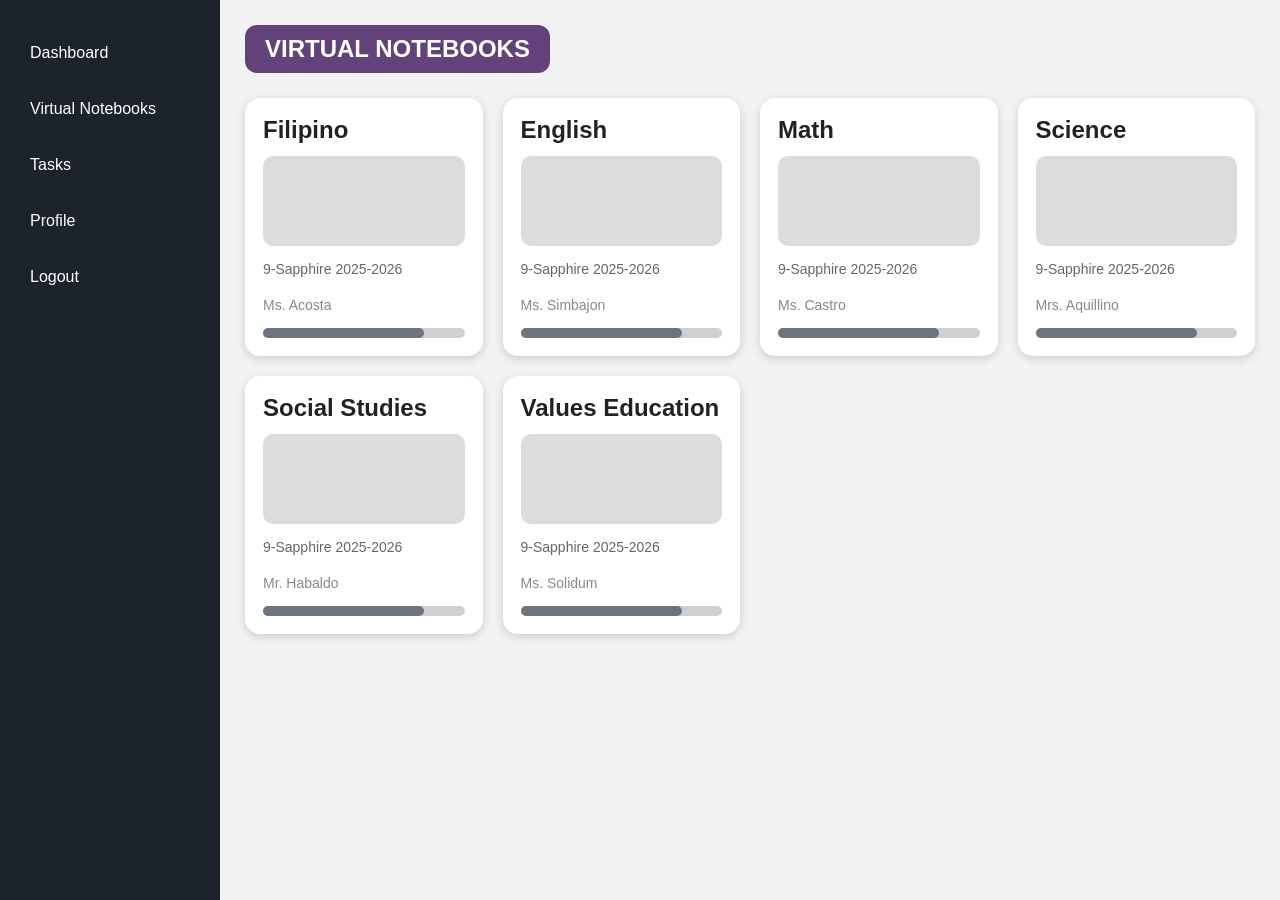
<file: notebook.html>
<!DOCTYPE html>
<html lang="en">
<head>
<meta charset="UTF-8">
<meta name="viewport" content="width=device-width, initial-scale=1.0">
<title>virtual notebooks</title>

<style>
*{
    margin:0;
    padding:0;
    box-sizing:border-box;
    font-family:Arial, sans-serif;
}

body{
    background:#f2f2f2;
    display:flex;
    height:100vh;
}

.sidebar{
    width:220px;
    background:#1d232c;
    color:white;
    padding:30px 20px;
}

.sidebar ul{
    list-style:none;
}

.sidebar ul li{
    padding:14px 10px;
    border-radius:8px;
    cursor:pointer;
    transition:0.3s;
    margin-bottom:10px;
}

.sidebar ul li:hover{
    background:#9344b2;
}

  .sidebar ul li a{
    text-decoration:none;
    color:white;
    display:block;
}

.sidebar ul li a:visited{
    color:white;
}

.sidebar ul li a:hover{
    color:white;
}

.sidebar ul li a:active{
    color:white;
}

.main{
    flex:1;
    padding:25px;
}

.title{
    background:#624279;
    color:white;
    display:inline-block;
    padding:10px 20px;
    border-radius:12px;
    margin-bottom:25px;
    font-size:24px;
    font-weight:bold;
}

.card-container{
    display:grid;
    grid-template-columns:repeat(auto-fit, minmax(230px, 1fr));
    gap:20px;
}

.card{
    background:white;
    border-radius:15px;
    padding:18px;
    box-shadow:0 3px 10px rgba(0,0,0,0.15);
    transition:0.3s;
}

.card:hover{
    transform:translateY(-5px);
}

.card h2{
    margin-bottom:12px;
    color:#222;
}

.image{
    width:100%;
    height:90px;
    background:#dcdcdc;
    border-radius:10px;
    margin-bottom:15px;
}

.section{
    font-size:14px;
    color:#666;
    margin-bottom:20px;
}

.teacher{
    font-size:14px;
    color:#888;
    margin-bottom:15px;
}

.bar{
    width:100%;
    height:10px;
    background:#d0d0d0;
    border-radius:10px;
}

.fill{
    width:80%;
    height:100%;
    background:#6c757d;
    border-radius:10px;
}
</style>
</head>

<body>

<div class="sidebar">
    <ul>
  <li><a href="dashboard.html">Dashboard</a></li>
<li><a href="virtualnotebooks.html">Virtual Notebooks</a></li>
<li><a href="tasks.html">Tasks</a></li>
<li><a href="profile.html">Profile</a></li>
<li><a href="index.html">Logout</a></li>
    </ul>
</div>

<div class="main">

    <div class="title">VIRTUAL NOTEBOOKS</div>

    <div class="card-container">

        <div class="card">
            <h2>Filipino</h2>
            <div class="image"></div>
            <div class="section">9-Sapphire 2025-2026</div>
            <div class="teacher">Ms. Acosta</div>
            <div class="bar"><div class="fill"></div></div>
        </div>

        <div class="card">
            <h2>English</h2>
            <div class="image"></div>
            <div class="section">9-Sapphire 2025-2026</div>
            <div class="teacher">Ms. Simbajon</div>
            <div class="bar"><div class="fill"></div></div>
        </div>

        <div class="card">
            <h2>Math</h2>
            <div class="image"></div>
            <div class="section">9-Sapphire 2025-2026</div>
            <div class="teacher">Ms. Castro</div>
            <div class="bar"><div class="fill"></div></div>
        </div>

        <div class="card">
            <h2>Science</h2>
            <div class="image"></div>
            <div class="section">9-Sapphire 2025-2026</div>
            <div class="teacher">Mrs. Aquillino</div>
            <div class="bar"><div class="fill"></div></div>
        </div>

        <div class="card">
            <h2>Social Studies</h2>
            <div class="image"></div>
            <div class="section">9-Sapphire 2025-2026</div>
            <div class="teacher">Mr. Habaldo</div>
            <div class="bar"><div class="fill"></div></div>
        </div>

        <div class="card">
            <h2>Values Education</h2>
            <div class="image"></div>
            <div class="section">9-Sapphire 2025-2026</div>
            <div class="teacher">Ms. Solidum</div>
            <div class="bar"><div class="fill"></div></div>
        </div>

    </div>

</div>

</body>
</html>
</file>
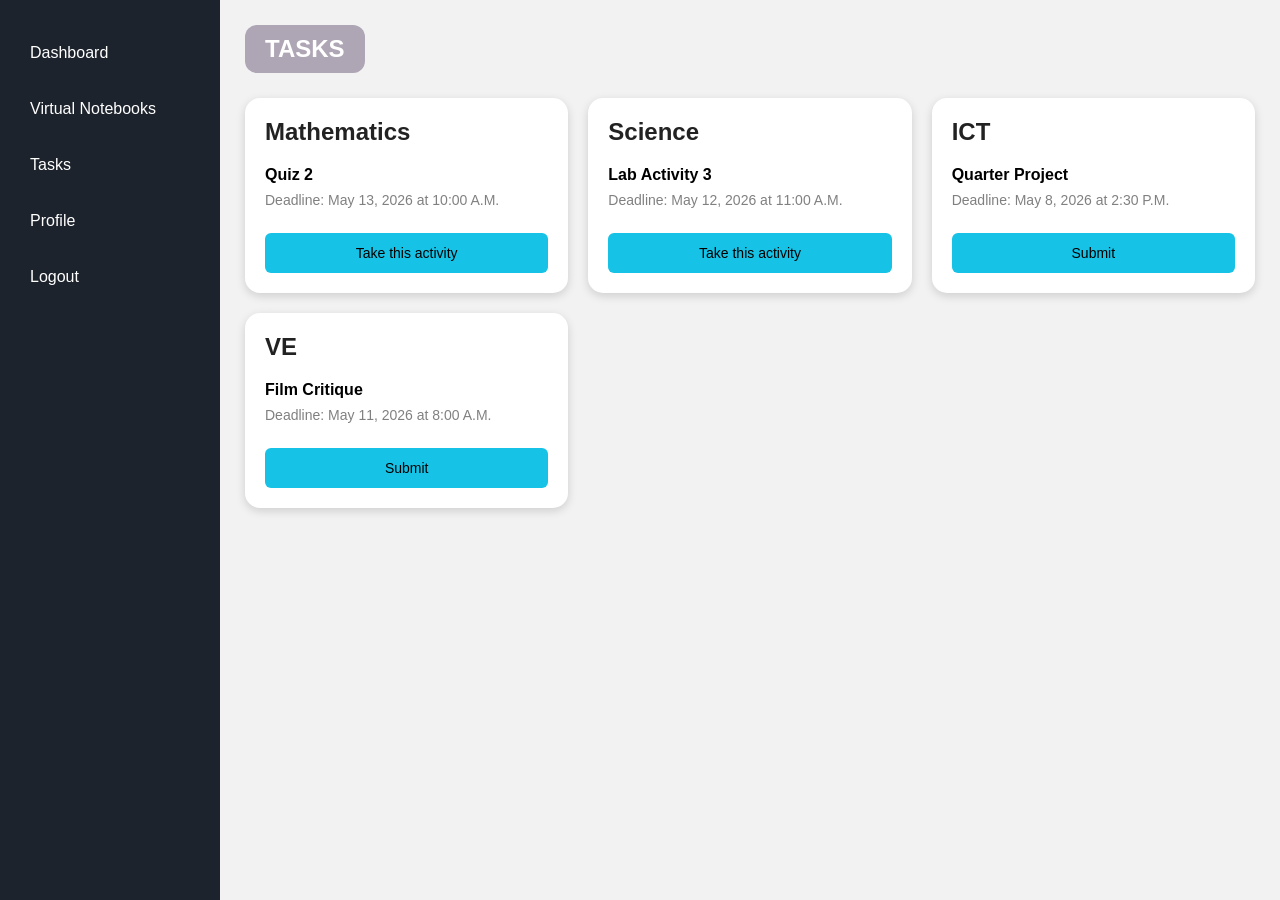
<file: tasks.html>
<!DOCTYPE html>
<html lang="en">
<head>
<meta charset="UTF-8">
<meta name="viewport" content="width=device-width, initial-scale=1.0">
<title>Tasks</title>

<style>
*{
    margin:0;
    padding:0;
    box-sizing:border-box;
    font-family:Arial, sans-serif;
}

body{
    background:#f2f2f2;
    display:flex;
    height:100vh;
}

.sidebar{
    width:220px;
    background:#1d232c;
    padding:30px 20px;
}

.sidebar ul{
    list-style:none;
}

.sidebar ul li{
    margin-bottom:10px;
    border-radius:8px;
    transition:0.3s;
}

.sidebar ul li:hover{
    background:#9344b2;
}

.sidebar ul li a{
    text-decoration:none;
    color:white;
    display:block;
    padding:14px 10px;
}

.sidebar ul li a:visited{
    color:white;
}

.main{
    flex:1;
    padding:25px;
}

.title{
    background:#afa6b5;
    color:white;
    display:inline-block;
    padding:10px 20px;
    border-radius:12px;
    margin-bottom:25px;
    font-size:24px;
    font-weight:bold;
}

.card-container{
    display:grid;
    grid-template-columns:repeat(auto-fit, minmax(300px, 1fr));
    gap:20px;
}

.card{
    background:white;
    border-radius:15px;
    padding:20px;
    box-shadow:0 3px 10px rgba(0,0,0,0.15);
}

.card h2{
    margin-bottom:20px;
    color:#222;
}

.activity{
    font-weight:bold;
    margin-bottom:8px;
}

.deadline{
    color:gray;
    font-size:14px;
    margin-bottom:25px;
}

button{
    width:100%;
    padding:12px;
    border:none;
    border-radius:6px;
    background:#16c2e5;
    cursor:pointer;
    font-size:14px;
}

button:hover{
    opacity:0.9;
}
</style>
</head>

<body>

<div class="sidebar">
    <ul>
        <li><a href="dashboard.html">Dashboard</a></li>
        <li><a href="notebook.html">Virtual Notebooks</a></li>
        <li><a href="tasks.html">Tasks</a></li>
        <li><a href="profile.html">Profile</a></li>
        <li><a href="index.html">Logout</a></li>
    </ul>
</div>

<div class="main">

    <div class="title">TASKS</div>

    <div class="card-container">

        <div class="card">
            <h2>Mathematics</h2>
            <div class="activity">Quiz 2</div>
            <div class="deadline">Deadline: May 13, 2026 at 10:00 A.M.</div>
            <button>Take this activity</button>
        </div>

        <div class="card">
            <h2>Science</h2>
            <div class="activity">Lab Activity 3</div>
            <div class="deadline">Deadline: May 12, 2026 at 11:00 A.M.</div>
            <button>Take this activity</button>
        </div>

        <div class="card">
            <h2>ICT</h2>
            <div class="activity">Quarter Project</div>
            <div class="deadline">Deadline: May 8, 2026 at 2:30 P.M.</div>
            <button>Submit</button>
        </div>

        <div class="card">
            <h2>VE</h2>
            <div class="activity">Film Critique</div>
            <div class="deadline">Deadline: May 11, 2026 at 8:00 A.M.</div>
            <button>Submit</button>
        </div>

    </div>

</div>

</body>
</html>
</file>
